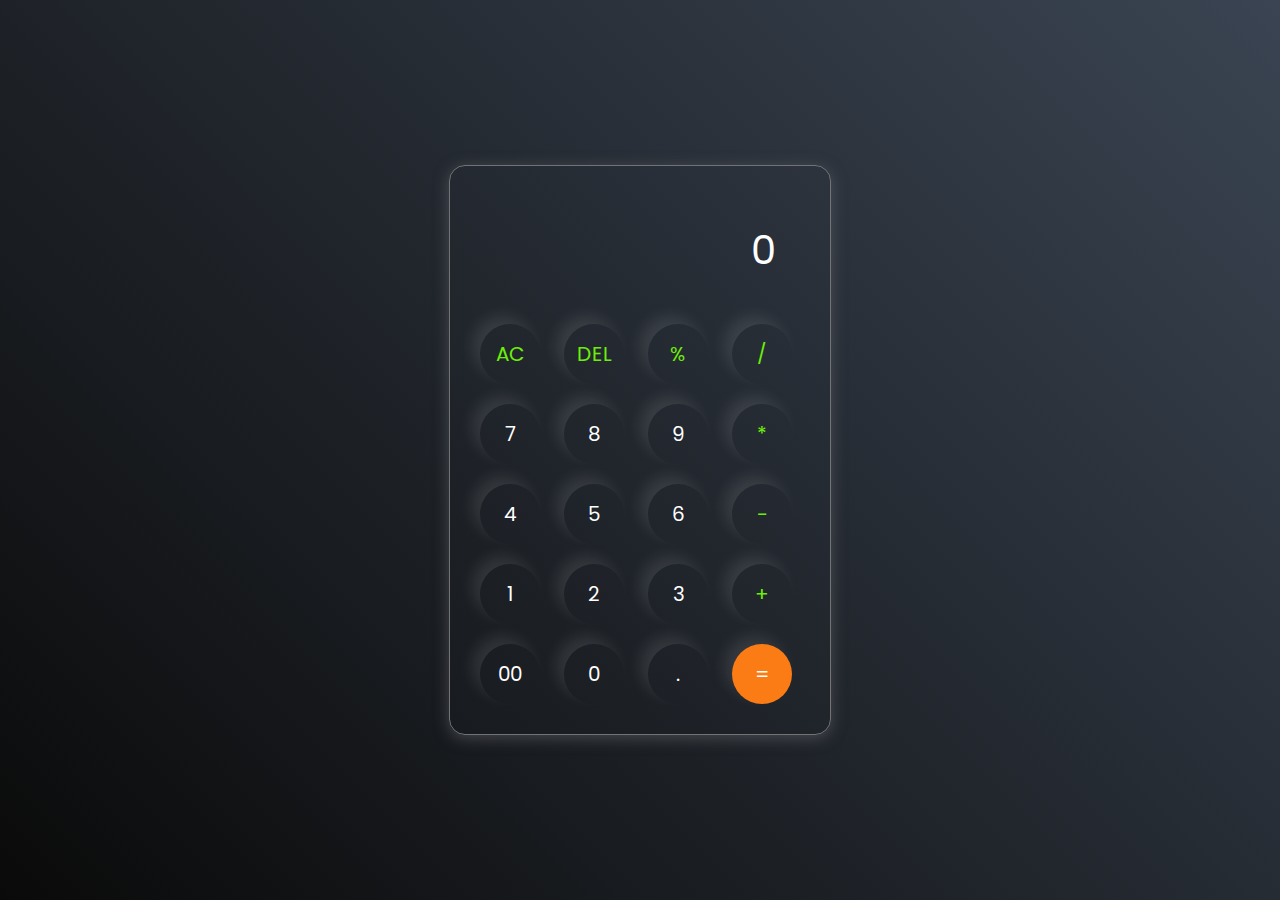
<file: Web_Dev Projects/Calculator app/index.html>
<!DOCTYPE html>
<html lang="en">
  <head>
    <meta charset="UTF-8" />
    <meta http-equiv="X-UA-Compatible" content="IE=edge" />
    <meta name="viewport" content="width=device-width, initial-scale=1.0" />
    <link rel="stylesheet" href="style.css" />
    <title>Calculator - By Harsh Raj</title>
  </head>
  <body>
    <div class="container">
      <div class="calculator">
        <input type="text" id="inputBox" placeholder="0" />
        <div>
          <button class="button operator">AC</button>
          <button class="button operator">DEL</button>
          <button class="button operator">%</button>
          <button class="button operator">/</button>
        </div>
        <div>
          <button class="button">7</button>
          <button class="button">8</button>
          <button class="button">9</button>
          <button class="button operator">*</button>
        </div>
        <div>
          <button class="button">4</button>
          <button class="button">5</button>
          <button class="button">6</button>
          <button class="button operator">-</button>
        </div>
        <div>
          <button class="button">1</button>
          <button class="button">2</button>
          <button class="button">3</button>
          <button class="button operator">+</button>
        </div>

        <div>
          <button class="button">00</button>
          <button class="button">0</button>
          <button class="button">.</button>
          <button class="button equalBtn">=</button>
        </div>
      </div>
    </div>

    <script src="script.js"></script>
  </body>
</html>
</file>
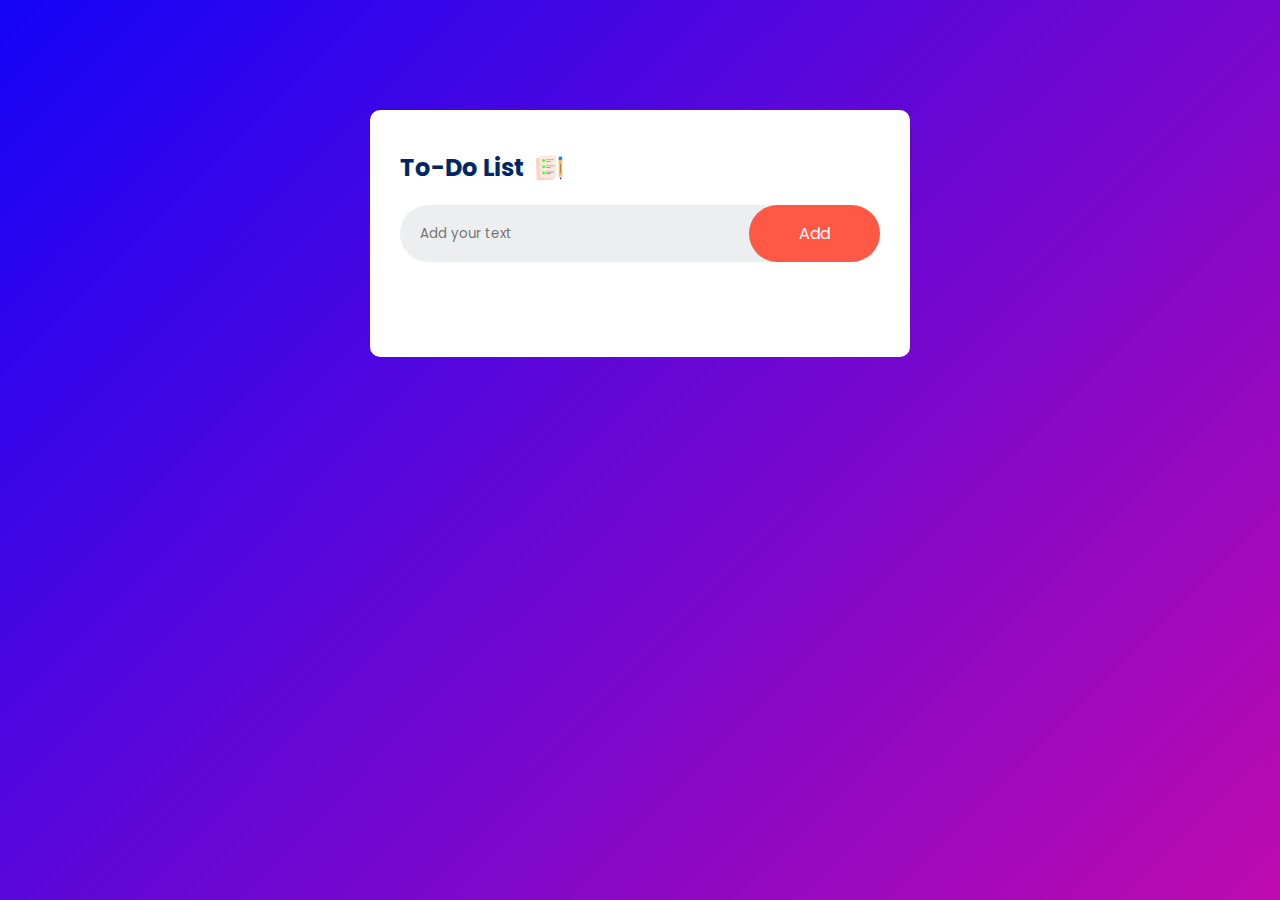
<file: Web_Dev Projects/To Do List/index.html>
<!DOCTYPE html>
<html lang="en">
<head>
    <meta charset="UTF-8">
    <meta name="viewport" content="width=device-width, initial-scale=1.0">
    <title>To-Do List App</title>
    <link rel="stylesheet" href="style.css" type="text/css">
</head>
<body>
    <div class="container">
        <div class="todo-app">
            <h2>To-Do List <img src="images/icon.png" alt=""></h2>
            <div class="row">
                <input type="text" id="input-box" placeholder="Add your text">
                <button onclick="addTask()">Add</button>
            </div>
            <ul id="list-container">
               <!--  <li class="checked">Task 1</li>
                <li>Task 2</li>
                <li>Task 3</li> -->
            </ul>
        </div>
    </div>
    <script src="script.js"></script>
</body>
</html>
</file>
<file: Web_Dev Projects/Calculator app/style.css>
@import url('https://fonts.googleapis.com/css2?family=Poppins:wght@500&display=swap');

*{
    margin: 0;
    padding: 0;
    box-sizing: border-box;
    font-family: 'Poppins', sans-serif;
}

body{
    width: 100%;
    height: 100vh;
    display: flex;
    justify-content: center;
    align-items: center;
    background: linear-gradient(45deg, #0a0a0a, #3a4452);
}

.calculator{
    border: 1px solid #717377;
    padding: 20px;
    border-radius: 16px;
    background: transparent;
    box-shadow: 0px 3px 15px rgba(113, 115, 119, 0.5);

}

input{
    width: 320px;
    border: none;
    padding: 24px;
    margin: 10px;
    background: transparent;
    box-shadow: 0px 3px 15px rgbs(84, 84, 84, 0.1);
    font-size: 40px;
    text-align: right;
    cursor: pointer;
    color: #ffffff;
}

input::placeholder{
    color: #ffffff;
}

button{
    border: none;
    width: 60px;
    height: 60px;
    margin: 10px;
    border-radius: 50%;
    background: transparent;
    color: #ffffff;
    font-size: 20px;
    box-shadow: -8px -8px 15px rgba(255, 255, 255, 0.1);
    cursor: pointer;
}

button:hover{
    background-color:white;
    color: black;
}

.equalBtn{
    background-color: #fb7c14;
}

.operator{
    color: #6dee0a;
}
</file>
<file: Web_Dev Projects/To Do List/style.css>
@import url("https://fonts.googleapis.com/css?family=Poppins");
/* CSS RESET */
* {
    margin: 0;
    padding: 0;
    font-family: 'Poppins' , sans-serif ;
    box-sizing: border-box;
}

.container{
width: 100%;
min-height: 100vh;
background: linear-gradient(135deg,#1404f8 , #be0aaf);
padding: 10px;
}

.todo-app{
    width: 100%;
    max-width: 540px;
    background: #fff;
    margin: 100px auto 20px;
    padding: 40px 30px 70px;
    border-radius: 10px;
}

.todo-app h2 {
    color: #002765;
    display: flex;
    align-items: center;
    margin-bottom: 20px;

}

.todo-app img{
    width: 30px;
    margin-left: 10px;
}

.row {
    display: flex;
    align-items: center;
    justify-content: space-between;
    background: #edeef0;
    border-radius: 30px;
    padding-left: 20px;
    margin-bottom: 25px;
}

input {
    flex: 1;
    border: none;
    outline: none;
    background: transparent;
}

button {
    border: none;
    outline: none;
    padding: 16px 50px;
    background: #ff5945;
    color: #fff;
    font-size: 16px ;
    cursor:pointer;
    border-radius: 40px;
}

ul li {
    list-style:none;
    font-size: 17px;
    padding: 12px 8px 12px 50px;
    user-select:none ;
    cursor:pointer;
    position: relative;
}

ul li::before{
    content: '';
    position: absolute;
    height: 28px;
    width: 28px;
    border-radius: 50%;
    background-image:url(images/unchecked.png);
    background-size: cover;
    background-position: center;
    top: 12px;
    left: 8px;

}

ul li.checked {
    color: #555;
    text-decoration: line-through;
}

ul li.checked::before {
background-image:url(images/checked.png);
}
ul li span {
    position: absolute;
    right: 0;
    top: 5px;
    width:40px;
    height: 40px;
    font-size: 22px;
    color: #555;
    line-height: 40px;
    text-align: center;
    border-radius: 50%;
}

ul li span:hover {
    background: #edeef0;
}
</file>
